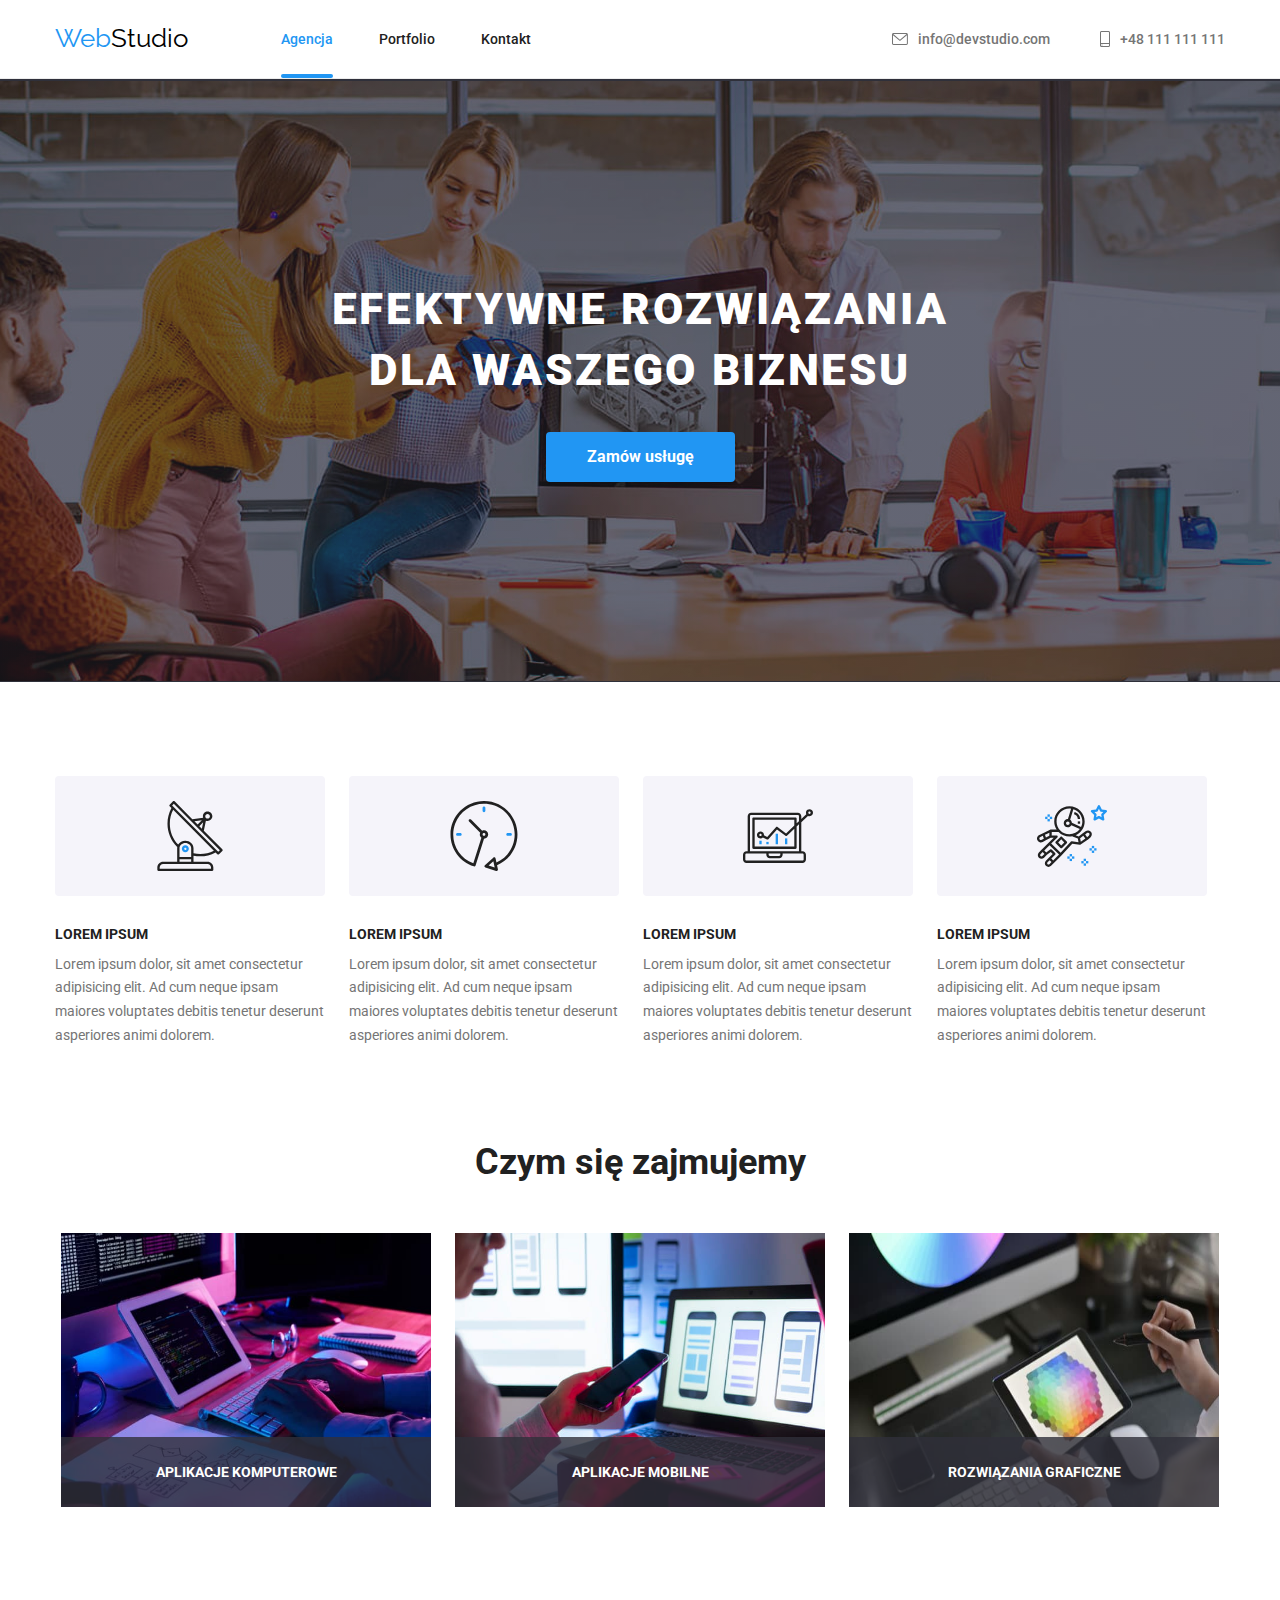
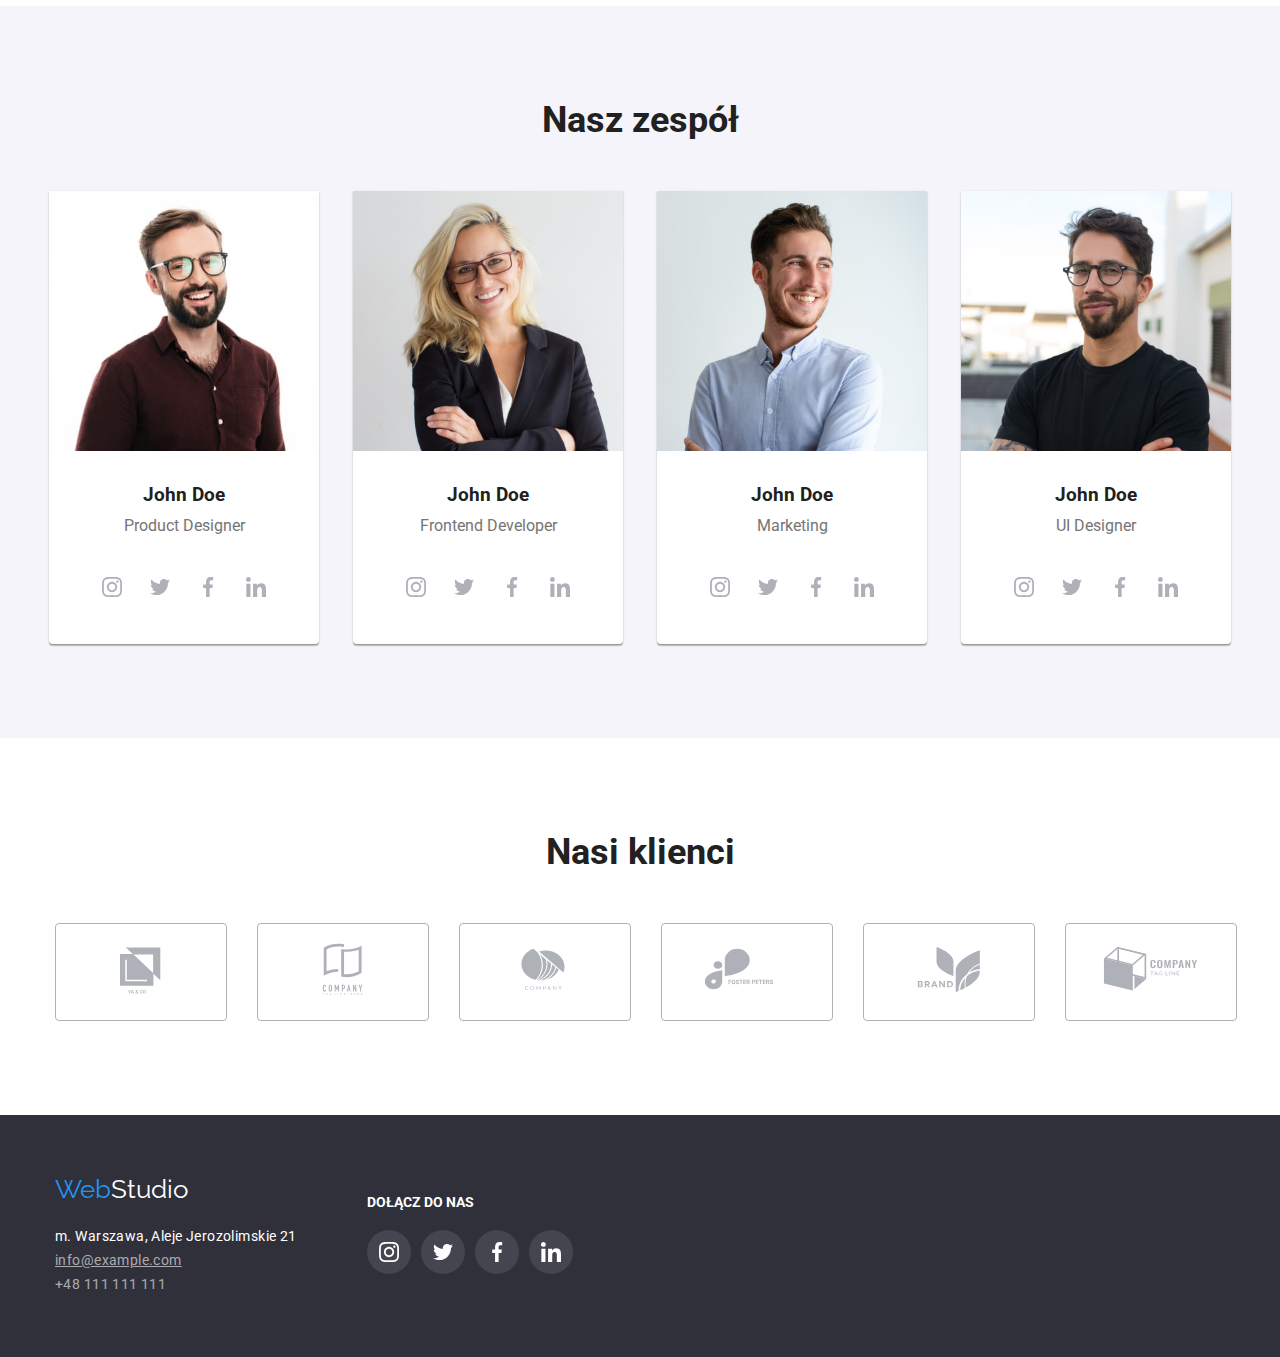
<file: index.html>
<!DOCTYPE html>
<html lang="pl">
  <head>
    <meta charset="UTF-8" />
    <meta http-equiv="X-UA-Compatible" content="IE=edge" />
    <meta name="viewport" content="width=device-width, initial-scale=1.0" />
    <link
      rel="stylesheet"
      href="./css/modern-normalize.min.css"
    />
    <link href="css/style.css" rel="stylesheet" />
    <link rel="preconnect" href="https://fonts.googleapis.com" />
    <link rel="preconnect" href="https://fonts.gstatic.com" crossorigin />
    <link
      href="https://fonts.googleapis.com/css2?family=Raleway:wght@700&family=Roboto:wght@400;500;700;900&display=swap"
      rel="stylesheet"
    />
    <title>Main page</title>
  </head>
  <body>
    <!-- HEADER -->
    <header class="header-line">
      <div class="header container">
        <nav class="navigation">
          <a class="logo" href="index.html" title="Strona główna">
            <span class="brand-color-blue">Web</span>Studio</a>
          <ul class="menu__list list">
            <li class="menu__item">
              <a class="menu__link is-active" href="index.html">Agencja</a>
            </li>
            <li class="menu__item">
              <a class="menu__link" href="portfolio.html">Portfolio</a>
            </li>
            <li class="menu__item"><a class="menu__link" href="#">Kontakt</a></li>
          </ul>
        </nav>
        <ul class="contact__list">
          <li class="contact__item">
            <a href="mailto:info@devstudio.com" class="contact__link">
              <svg class="contact__icon" width="16" height="12">
                <use href="./images/icons.svg#icon-contact-envelope"></use>
              </svg>info@devstudio.com</a>
          </li>
          <li class="contact__item">
            <a href="tel:+48111111111" class="contact__link">
              <svg class="contact__icon" width="10" height="16">
                <use href="images/icons.svg#icon-contact-smartphone"></use>
              </svg>
              +48 111 111 111
            </a>
          </li>
        </ul>
      </div>
    </header>
    <!-- END HEADER -->
    <main>
      <!-- CENTRAL -->
      <section class="central section">
        <div class="central__content">
          <h1 class="central__title">Efektywne rozwiązania dla waszego biznesu</h1>
          <button type="button" class="central__btn" data-modal-open>Zamów usługę</button>
        </div>
      </section>
      <!-- END CENTRAL -->
      <!-- ADVANTAGES -->
      <section class="advantages section container">
        <ul class="advantages__list list">
          <li class="advantages__item">
            <div class="advantages__box">
              <svg width="70" height="70">
                <use href="images/icons.svg#icon-advantages-antenna"></use>
              </svg>
            </div>
            <h3 class="advantages__title">Lorem ipsum</h3>
            <p class="advantages__text">
              Lorem ipsum dolor, sit amet consectetur adipisicing elit. Ad cum neque ipsam maiores
              voluptates debitis tenetur deserunt asperiores animi dolorem.
            </p>
          </li>
          <li class="advantages__item">
            <div class="advantages__box">
              <svg width="70" height="70">
                <use href="images/icons.svg#icon-advantages-clock"></use>
              </svg>
            </div>
            <h3 class="advantages__title">Lorem ipsum</h3>
            <p class="advantages__text">
              Lorem ipsum dolor, sit amet consectetur adipisicing elit. Ad cum neque ipsam maiores
              voluptates debitis tenetur deserunt asperiores animi dolorem.
            </p>
          </li>
          <li class="advantages__item">
            <div class="advantages__box">
              <svg width="70" height="70">
                <use href="images/icons.svg#icon-advantages-diagram"></use>
              </svg>
            </div>
            <h3 class="advantages__title">Lorem ipsum</h3>
            <p class="advantages__text">
              Lorem ipsum dolor, sit amet consectetur adipisicing elit. Ad cum neque ipsam maiores
              voluptates debitis tenetur deserunt asperiores animi dolorem.
            </p>
          </li>
          <li class="advantages__item">
            <div class="advantages__box">
              <svg width="70" height="70">
                <use href="images/icons.svg#icon-advantages-astronaut"></use>
              </svg>
            </div>
            <h3 class="advantages__title">Lorem ipsum</h3>
            <p class="advantages__text">
              Lorem ipsum dolor, sit amet consectetur adipisicing elit. Ad cum neque ipsam maiores
              voluptates debitis tenetur deserunt asperiores animi dolorem.
            </p>
          </li>
        </ul>
      </section>
      <!-- END ADVANTAGES -->
      <!-- OFFER -->
      <section class="offer section container">
        <h2 class="studio__head">Czym się zajmujemy</h2>
        <ul class="offer__list list">
          <li class="offer__item">
            <img
              src="images/img1.jpg"
              width="370"
              height="274"
              alt="Computer"
              title="Computer"
            />
            <p class="offer__desc">Aplikacje komputerowe</p>
          </li>
          <li class="offer__item">
            <img
              src="images/img2.jpg"
              width="370"
              height="274"
              alt="Smartphone"
              title="Smartphone"
            />
            <p class="offer__desc">Aplikacje mobilne</p>
          </li>
          <li class="offer__item">
            <img
              src="images/img3.jpg"
              width="370"
              height="274"
              alt="Tablet"
              title="Tablet"
            />
            <p class="offer__desc">Rozwiązania graficzne</p>
          </li>
        </ul>
      </section>
      <!-- END OFFER -->
      <!-- TEAM -->
      <section class="team section">
        <h2 class="studio__head">Nasz zespół</h2>
        <ul class="team__list list">
          <li class="team__item">
            <figure class="team__photo">
              <img src="images/img4.jpg" width="270" height="260" alt="John Doe" />
              <figcaption class="team__desc">
                <h3>John Doe</h3>
                <p class="team__desc-text">Product Designer</p>
                <div class="team__social__icons">
                  <a href="#" class="team__social-link" target="blank">
                    <svg class="team__social-icon" width="44" height="44">
                      <use href="images/icons.svg#icon-social-instagram"></use></svg></a>
                  <a href="#" class="team__social-link" target="blank">
                    <svg class="team__social-icon" width="44" height="44">
                      <use href="images/icons.svg#icon-social-twitter"></use></svg></a>
                  <a href="#" class="team__social-link" target="blank">
                    <svg class="team__social-icon" width="44" height="44">
                      <use href="images/icons.svg#icon-social-facebook"></use></svg></a>
                  <a href="#" class="team__social-link" target="blank">
                    <svg class="team__social-icon" width="44" height="44">
                      <use href="images/icons.svg#icon-social-linkedin"></use></svg></a>
                </div>
              </figcaption>
            </figure>
          </li>
          <li class="team__item">
            <figure class="team__photo">
              <img src="images/img5.jpg" width="270" height="260" alt="John Doe" />
              <figcaption class="team__desc">
                <h3>John Doe</h3>
                <p class="team__desc-text">Frontend Developer</p>
                <div class="team__social__icons">
                  <a href="#" class="team__social-link" target="blank">
                    <svg class="team__social-icon" width="44" height="44">
                      <use href="images/icons.svg#icon-social-instagram"></use></svg></a>
                  <a href="#" class="team__social-link" target="blank">
                    <svg class="team__social-icon" width="44" height="44">
                      <use href="images/icons.svg#icon-social-twitter"></use></svg></a>
                  <a href="#" class="team__social-link" target="blank">
                    <svg class="team__social-icon" width="44" height="44">
                      <use href="images/icons.svg#icon-social-facebook"></use></svg></a>
                  <a href="#" class="team__social-link" target="blank">
                    <svg class="team__social-icon" width="44" height="44">
                      <use href="images/icons.svg#icon-social-linkedin"></use></svg></a>
                </div>
              </figcaption>
            </figure>
          </li>
          <li class="team__item">
            <figure class="team__photo">
              <img src="images/img6.jpg" width="270" height="260" alt="John Doe" />
              <figcaption class="team__desc">
                <h3>John Doe</h3>
                <p class="team__desc-text">Marketing</p>
                <div class="team__social__icons">
                  <a href="#" class="team__social-link" target="blank">
                    <svg class="team__social-icon" width="44" height="44">
                      <use href="images/icons.svg#icon-social-instagram"></use></svg></a>
                  <a href="#" class="team__social-link" target="blank">
                    <svg class="team__social-icon" width="44" height="44">
                      <use href="images/icons.svg#icon-social-twitter"></use></svg></a>
                  <a href="#" class="team__social-link" target="blank">
                    <svg class="team__social-icon" width="44" height="44">
                      <use href="images/icons.svg#icon-social-facebook"></use></svg></a>
                  <a href="#" class="team__social-link" target="blank">
                    <svg class="team__social-icon" width="44" height="44">
                      <use href="images/icons.svg#icon-social-linkedin"></use></svg></a>
                </div>
              </figcaption>
            </figure>
          </li>
          <li class="team__item">
            <figure class="team__photo">
              <img src="images/img7.jpg" width="270" height="260" alt="John Doe" />
              <figcaption class="team__desc">
                <h3>John Doe</h3>
                <p class="team__desc-text">UI Designer</p>
                <div class="team__social__icons">
                  <a href="#" class="team__social-link" target="blank">
                    <svg class="team__social-icon" width="44" height="44">
                      <use href="images/icons.svg#icon-social-instagram"></use></svg></a>
                  <a href="#" class="team__social-link" target="blank">
                    <svg class="team__social-icon" width="44" height="44">
                      <use href="images/icons.svg#icon-social-twitter"></use></svg></a>
                  <a href="#" class="team__social-link" target="blank">
                    <svg class="team__social-icon" width="44" height="44">
                      <use href="images/icons.svg#icon-social-facebook"></use></svg></a>
                  <a href="#" class="team__social-link" target="blank">
                    <svg class="team__social-icon" width="44" height="44">
                      <use href="images/icons.svg#icon-social-linkedin"></use></svg></a>
                </div>
              </figcaption>
            </figure>
          </li>
        </ul>
      </section>
      <!-- END TEAM -->
      <!-- CUSTOMERS -->
      <section class="clients section container">
        <h2 class="studio__head">Nasi klienci</h2>
        <ul class="clients__list list">
          <li class="clients__item">
            <a href="#" class="clients__link" target="_blank">
              <svg class="clients__icon" width="106" height="60">
                <use href="./images/icons.svg#icon-clients-company-1"></use>
              </svg>
            </a>  
          </li>
          <li class="clients__item">
            <a href="#" class="clients__link" target="_blank">
              <svg class="clients__icon" width="106" height="60">
                <use href="./images/icons.svg#icon-clients-company-2"></use>
              </svg>
            </a>
          </li>
          <li class="clients__item">
            <a href="#" class="clients__link" target="_blank">
              <svg class="clients__icon" width="106" height="60">
                <use href="./images/icons.svg#icon-clients-company-3"></use>
              </svg>
            </a>
          </li>
          <li class="clients__item">
            <a href="#" class="clients__link" target="_blank">
              <svg class="clients__icon" width="106" height="60">
                <use href="./images/icons.svg#icon-clients-company-4"></use>
              </svg>
            </a>
          </li>
          <li class="clients__item">
            <a href="#" class="clients__link" target="_blank">
              <svg class="clients__icon" width="106" height="60">
                <use href="./images/icons.svg#icon-clients-company-5"></use>
              </svg>
            </a>
          </li>
          <li class="clients__item">
            <a href="#" class="clients__link" target="_blank">
              <svg class="clients__icon" width="106" height="60">
                <use href="./images/icons.svg#icon-clients-company-6"></use>
              </svg>
            </a>
          </li>
        </ul>
      </section>
      <!-- END CUSTOMERS -->
    </main>
      <!-- FOOTER -->
    <footer class="footer">
      <div class="footer-content container">
        <div class="footer-address">
          <a class="logo" href="index.html" title="Strona główna"
            ><span class="brand-color-blue">Web</span>Studio</a
          >
          <address>
            <ul class="address__list list">
              <li class="address__item">m. Warszawa, Aleje Jerozolimskie 21</li>
              <li class="address__item">
                <a href="mailto:info@example.com" class="address__link"
                  ><span>info@example.com</span></a
                >
              </li>
              <li class="address__item">
                <a href="tel:+48111111111" class="address__link">+48 111 111 111</a>
              </li>
            </ul>
          </address>
        </div>
        <div class="footer-social">
          <p>Dołącz do nas</p>
          <ul class="footer-social__list list">
            <li class="footer-social-item">
              <a href="#" class="footer-social-link" target="blank">
              <svg class="footer-social__icon" width="44" height="44">
                  <use href="images/icons.svg#icon-social-instagram"></use></svg>
              </a>
            </li>
            <li class="footer-social-item">
              <a href="#" class="footer-social-link" target="blank">
                <svg class="footer-social__icon" width="44" height="44">
                  <use href="images/icons.svg#icon-social-twitter"></use></svg>
              </a>
            </li>
            <li class="footer-social-item">
              <a href="#" class="footer-social-link" target="blank">
                <svg class="footer-social__icon" width="44" height="44">
                  <use href="images/icons.svg#icon-social-facebook"></use></svg>
              </a>
            </li>
            <li class="footer-social-item">
              <a href="#" class="footer-social-link" target="blank">
                <svg class="footer-social__icon" width="44" height="44">
                  <use href="images/icons.svg#icon-social-linkedin"></use></svg>
              </a>
            </li>
          </ul>
        </div>
      </div>  
    </footer>
    <!-- END FOOTER -->
    <!-- MODAL WINDOW -->
    <div class="backdrop is-hidden" data-modal>
      <div class="modal">
        <button class="modal__btn--close" data-modal-close>&times;</button>
      </div>
    </div>
    <script src="./js/modal.js"></script>
    <!-- END MODAL WINDOW -->
  </body>
</html>
</file>
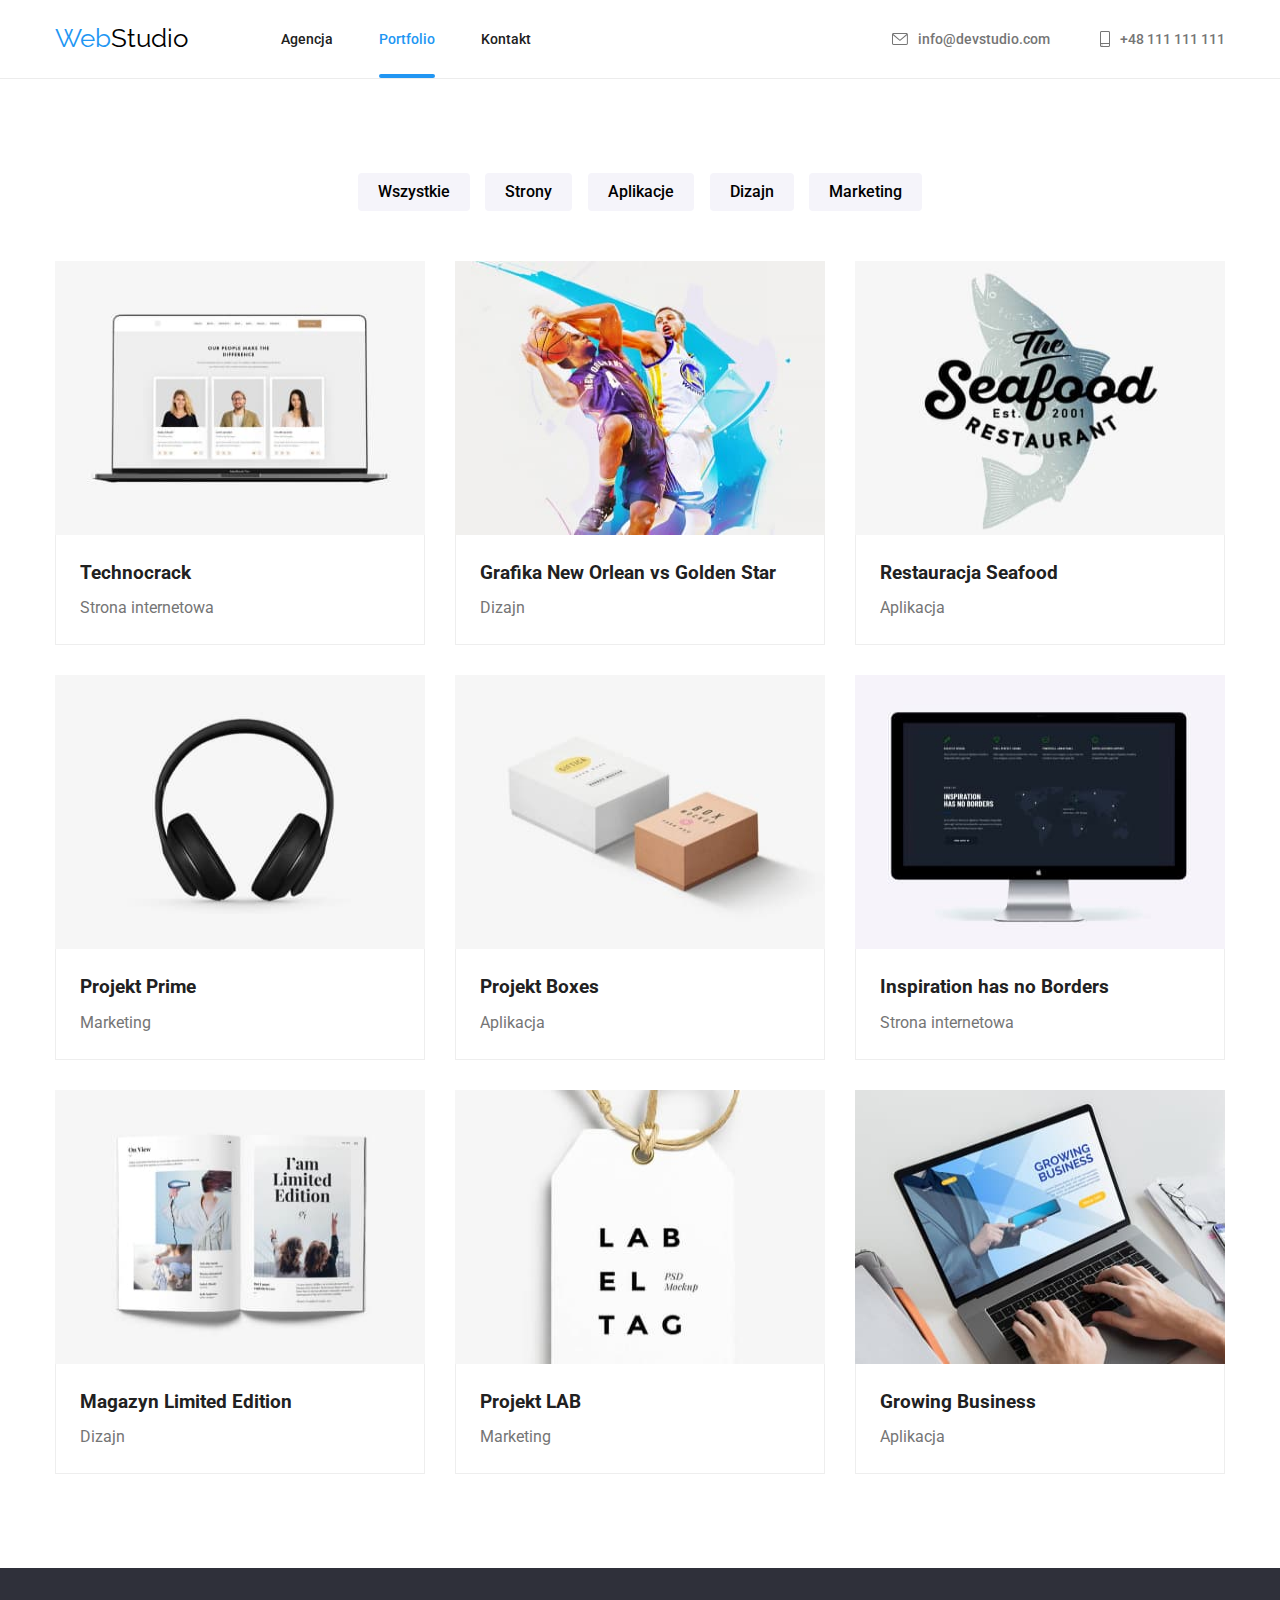
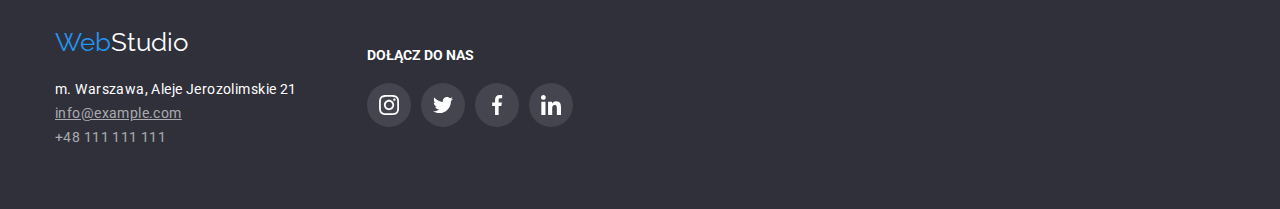
<file: portfolio.html>
<!DOCTYPE html>
<html lang="pl">
  <head>
    <meta charset="UTF-8" />
    <meta http-equiv="X-UA-Compatible" content="IE=edge" />
    <meta name="viewport" content="width=device-width, initial-scale=1.0" />
    <link
      rel="stylesheet"
      href="./css/modern-normalize.min.css"
    />
    <link href="css/style.css" rel="stylesheet" />
    <link rel="preconnect" href="https://fonts.googleapis.com" />
    <link rel="preconnect" href="https://fonts.gstatic.com" crossorigin />
    <link
      href="https://fonts.googleapis.com/css2?family=Raleway:wght@700&family=Roboto:wght@400;500;700;900&display=swap"
      rel="stylesheet"
    />
    <title>Portfolio page</title>
  </head>
  <body>
    <header class="header-line">
      <div class="header container">
        <nav class="navigation">
          <a class="logo" href="index.html" title="Strona główna">
            <span class="brand-color-blue">Web</span>Studio</a>
          <ul class="menu__list list">
            <li class="menu__item">
              <a class="menu__link" href="index.html">Agencja</a>
            </li>
            <li class="menu__item">
              <a class="menu__link is-active" href="portfolio.html">Portfolio</a>
            </li>
            <li class="menu__item"><a class="menu__link" href="#">Kontakt</a></li>
          </ul>
        </nav>
        <ul class="contact__list">
          <li class="contact__item">
            <a href="mailto:info@devstudio.com" class="contact__link">
              <svg class="contact__icon" width="16" height="12">
                <use href="./images/icons.svg#icon-contact-envelope"></use>
              </svg><span>info@devstudio.com</span></a>
          </li>
          <li class="contact__item">
            <a href="tel:+48111111111" class="contact__link">
              <svg class="contact__icon" width="10" height="16">
                <use href="images/icons.svg#icon-contact-smartphone"></use>
              </svg>
              <span>+48 111 111 111</span>
            </a>
          </li>
        </ul>
      </div>
    </header>
    <main class="container">
      <!-- SUBMENU -->
      <section class="submenu__list section">
        <ul>
          <li class="submenu__item">
            <button type="button" class="btn">Wszystkie</button>
          </li>
          <li class="submenu__item">
            <button type="button" class="btn">Strony</button>
          </li>
          <li class="submenu__item">
            <button type="button" class="btn">Aplikacje</button>
          </li>
          <li class="submenu__item">
            <button type="button" class="btn">Dizajn</button>
          </li>
          <li class="submenu__item">
            <button type="button" class="btn">Marketing</button>
          </li>
        </ul>
      </section>
      <!-- SUBMENU -->
      <!-- PROJECTS -->
      <section class="projects">
        <ul class="projects__list list">
          <li class="projects__item">
            <figure>
              <div class="projects__photo">
                <img src="images/portfolio1.jpg" width="370" height="274" alt="Technocrack" />
                <div class="projects__photo--overlay">
                  <p>
                    Technocrack jest popularną platformą wykorzystywaną do rozpowszechniania
                    koronawirusa. Firmy wykorzystują tę platformę do celów szpiegowskich i ataków na
                    niezabezpieczone serwery konkurencji.
                  </p>
                </div>
              </div>    
              <figcaption class="projects__desc">
                <h3>Technocrack</h3>
                <p>Strona internetowa</p>
              </figcaption>
            </figure>
          </li>
          <li class="projects__item">
            <figure>
              <div class="projects__photo">
                <img src="images/portfolio2.jpg" width="370" height="274" alt="Grafika New Orlean vs Golden Star" />
                <div class="projects__photo--overlay">
                  <p>
                    Lorem ipsum, dolor sit amet consectetur adipisicing elit. Consectetur reiciendis
                    omnis cupiditate nihil iure laudantium sit ad modi beatae. Alias libero corporis
                    sequi deleniti molestias vitae nemo repellat aspernatur numquam.
                  </p>
                </div>
              </div>  
              <figcaption class="projects__desc">
                <h3>Grafika New Orlean vs Golden Star</h3>
                <p>Dizajn</p>
              </figcaption>
            </figure>
          </li>
          <li class="projects__item">
            <figure>
              <div class="projects__photo">
                <img src="images/portfolio3.jpg" width="370" height="274" alt="Restauracja Seafood" />
                <div class="projects__photo--overlay">
                  <p>
                    Lorem ipsum dolor sit amet consectetur adipisicing elit. Excepturi tenetur ipsa
                    adipisci.
                  </p>
                </div>
              </div>                 
              <figcaption class="projects__desc">
                <h3>Restauracja Seafood</h3>
                <p>Aplikacja</p>
              </figcaption>
            </figure>
          </li>
          <li class="projects__item">
            <figure>
              <div class="projects__photo">
                <img src="images/portfolio4.jpg" width="370" height="274" alt="Projekt Prime" />
                <div class="projects__photo--overlay">
                  <p>
                    Lorem ipsum dolor sit amet, consectetur adipisicing elit. Ipsam quis nisi sunt
                    odio aut. Praesentium natus pariatur. Lorem ipsum dolor sit amet.
                  </p>
                </div>
              </div> 
              <figcaption class="projects__desc">
                <h3>Projekt Prime</h3>
                <p>Marketing</p>
              </figcaption>
            </figure>
          </li>
          <li class="projects__item">
            <figure>
              <div class="projects__photo">
                <img src="images/portfolio5.jpg" width="370" height="274" alt="Projekt Boxes" />
                <div class="projects__photo--overlay">
                  <p>
                    Lorem ipsum dolor sit amet consectetur adipisicing elit. Expedita explicabo
                    repellat quo adipisci illum quaerat hic excepturi, possimus in ex! Lorem ipsum
                    dolor sit amet consectetur adipisicing elit.
                  </p>
                </div>
              </div> 
              <figcaption class="projects__desc">
                <h3>Projekt Boxes</h3>
                <p>Aplikacja</p>
              </figcaption>
            </figure>
          </li>
          <li class="projects__item">
            <figure>
              <div class="projects__photo">
                <img src="images/portfolio6.jpg" width="370" height="274" alt="Inspiration has no Borders" />
                <div class="projects__photo--overlay">
                  <p>
                    Lorem ipsum dolor sit amet consectetur adipisicing elit. Omnis veniam repellat
                    natus, quis eos blanditiis. Voluptatibus voluptate aspernatur repellat maiores
                    accusantium tenetur itaque asperiores ea reiciendis, nam sapiente officiis
                    optio!
                  </p>
                </div>
              </div> 
              <figcaption class="projects__desc">
                <h3>Inspiration has no Borders</h3>
                <p>Strona internetowa</p>
              </figcaption>
            </figure>
          </li>
          <li class="projects__item">
            <figure>
              <div class="projects__photo">
                <img src="images/portfolio7.jpg" width="370" height="274" alt="Magazyn Limited Edition" />
                <div class="projects__photo--overlay">
                  <p>
                    Lorem ipsum dolor sit amet, consectetur adipisicing elit. Nobis hic ipsum et,
                    necessitatibus assumenda doloribus qui voluptatum. Corporis saepe dolorem eaque
                    eius!
                  </p>
                </div>
              </div> 
              <figcaption class="projects__desc">
                <h3>Magazyn Limited Edition</h3>
                <p>Dizajn</p>
              </figcaption>
            </figure>
          </li>
          <li class="projects__item">
            <figure>
              <div class="projects__photo">
                <img src="images/portfolio8.jpg" width="370" height="274" alt="Projekt LAB" />
                <div class="projects__photo--overlay">
                  <p>
                    Lorem, ipsum dolor sit amet consectetur adipisicing elit. Nisi quidem laboriosam
                    quo corrupti possimus inventore incidunt commodi enim iste magnam repellendus
                    rerum quis in, temporibus vitae.
                  </p>
                </div>
              </div> 
              <figcaption class="projects__desc">
                <h3>Projekt LAB</h3>
                <p>Marketing</p>
              </figcaption>
            </figure>
          </li>
          <li class="projects__item">
            <figure>
              <div class="projects__photo">
                <img src="images/portfolio9.jpg" width="370" height="274" alt="Growing Business" />
                <div class="projects__photo--overlay">
                  <p>
                    Lorem ipsum dolor sit amet consectetur adipisicing elit. Ratione aliquam
                    voluptas sit accusamus? Repudiandae voluptas error ipsa aperiam molestias
                    quaerat harum provident. Vitae, explicabo dolor.
                  </p>
                </div>
              </div>
              <figcaption class="projects__desc">
                <h3>Growing Business</h3>
                <p>Aplikacja</p>
              </figcaption>
            </figure>
          </li>
        </ul>
      </section>
      <!-- PROJECTS -->
    </main>
    <footer class="footer">
      <div class="footer-content container">
        <div class="footer-address">
          <a class="logo" href="index.html" title="Strona główna"
            ><span class="brand-color-blue">Web</span>Studio</a
          >
          <address>
            <ul class="address__list list">
              <li class="address__item">m. Warszawa, Aleje Jerozolimskie 21</li>
              <li class="address__item">
                <a href="mailto:info@example.com" class="address__link"
                  ><span>info@example.com</span></a
                >
              </li>
              <li class="address__item">
                <a href="tel:+48111111111" class="address__link">+48 111 111 111</a>
              </li>
            </ul>
          </address>
        </div>
        <div class="footer-social">
          <p>Dołącz do nas</p>
          <ul class="footer-social__list list">
            <li class="footer-social-item">
              <a href="#" class="footer-social-link" target="blank">
              <svg class="footer-social__icon" width="44" height="44">
                  <use href="images/icons.svg#icon-social-instagram"></use></svg>
              </a>
            </li>
            <li class="footer-social-item">
              <a href="#" class="footer-social-link" target="blank">
                <svg class="footer-social__icon" width="44" height="44">
                  <use href="images/icons.svg#icon-social-twitter"></use></svg>
              </a>
            </li>
            <li class="footer-social-item">
              <a href="#" class="footer-social-link" target="blank">
                <svg class="footer-social__icon" width="44" height="44">
                  <use href="images/icons.svg#icon-social-facebook"></use></svg>
              </a>
            </li>
            <li class="footer-social-item">
              <a href="#" class="footer-social-link" target="blank">
                <svg class="footer-social__icon" width="44" height="44">
                  <use href="images/icons.svg#icon-social-linkedin"></use></svg>
              </a>
            </li>
          </ul>
        </div>
      </div>  
    </footer>
  </body>
</html>
</file>
<file: css/style.css>
/* BRAND COLORS */

:root {
--brand-color-black: #212121;
--brand-color-grey: #757575;
--brand-color-white: #fff;
--brand-color-blue: #2196f3;
--brand-color-dark: #2f303a;
--brand-color-lightgrey: #afb1b8;
--border-radius-default: 4px;
}

/* GLOBAL STYLES */

* {
margin: 0;
padding: 0;
}

body {
background-color: var(--brand-color-white);
font-family: 'Roboto', sans-serif;
color: var(--brand-color-black);
}

.container {
width: 100%;
max-width: 1200px;
margin: auto;
padding: 0 15px;
}

.header {
padding-top: 24px;
padding-bottom: 24px;
display: flex;
justify-content: space-between;
align-items: center;
}

.header-line {
border-bottom: #ececec solid 1px;
}

.navigation {
display: flex;
}

.footer {
padding-top: 60px;
padding-bottom: 60px;
background-color: var(--brand-color-dark);
}

.section {
padding-bottom: 94px;
}

.list {
list-style-type: none;
}

.studio__head {
font-size: 36px;
margin: 0;
margin-bottom: 50px;
padding: 0;
}

/* LOGO */
.logo {
font-family: 'Raleway', sans-serif;
font-size: 26px;
color: #000;
text-decoration: none;
margin-right: 93px;
}

.brand-color-blue {
color: var(--brand-color-blue);
}

/* NAVIGATION */

.menu__list {
display: flex;
align-items: center;
flex-wrap: wrap;
}

.menu__item {
margin-right: 46px;
display: inline;
}

.menu__item:last-child {
margin-right: 0;
}

.menu__link {
text-decoration: none;
font-size: 14px;
font-weight: 500;
color: var(--brand-color-black);
transition-property: color;
transition-duration: 250ms;
transition-timing-function: cubic-bezier(0.4, 0, 0.2, 1);
}

.menu__link:hover,
.menu__link:focus,
.menu__link:active {
color: var(--brand-color-blue);
}

.is-active {
position: relative;
color: var(--brand-color-blue);
}

.is-active::after {
content: '';
position: absolute;
display: block;
top: 43px;
width: 100%;
height: 4px;
background-color: var(--brand-color-blue);
border-radius: 2px;
}

/* CONTACT */

.contact__list {
display: flex;
align-items: center;
}
.contact__item {
display: inline;
margin-right: 50px;
}

.contact__item:last-child {
margin-right: 0;
}

.contact__link {
color: var(--brand-color-grey);
fill: var(--brand-color-grey);
text-decoration: none;
font-size: 14px;
font-weight: 500;
transition-property: color, fill;
transition-duration: 250ms;
transition-timing-function: cubic-bezier(0.4, 0, 0.2, 1);
}

.contact__link:hover,
.contact__link:focus,
.contact__link:active {
color: var(--brand-color-blue);
fill: var(--brand-color-blue);
}

.contact__link {
display: flex;
align-items: center;
}

.contact__icon {
margin-right: 10px;
}

/* CENTRAL */

.central {
background-color: var(--brand-color-dark);
background-image: linear-gradient(rgba(47, 48, 58, 0.4), rgba(47, 48, 58, 0.4)),
url(../images/hero-underlay.jpg);
background-position: center;
background-repeat: no-repeat;
padding-top: 200px;
padding-bottom: 200px;
display: flex;
justify-content: center;
align-items: center;
}

.central__content {
text-align: center;
width: 700px;
}

.central__title {
color: var(--brand-color-white);
text-transform: uppercase;
font-size: 44px;
font-weight: 900;
line-height: 1.4em;
letter-spacing: 0.06em;
margin-bottom: 30px;
}

.central__btn {
color: var(--brand-color-white);
background-color: var(--brand-color-blue);
border: none;
border-radius: var(--border-radius-default);
font-size: 16px;
font-weight: 700;
line-height: 1.9em;
padding: 10px 41px;
cursor: pointer;
box-shadow: 0px 4px 4px rgba(0, 0, 0, 0.15);
transition-property: background-color, color;
transition-duration: 250ms;
transition-timing-function: cubic-bezier(0.4, 0, 0.2, 1);
}

.central__btn:hover,
.central__btn:focus,
.central__btn:active {
background-color: var(--brand-color-white);
color: var(--brand-color-blue);
}

/* ADVANTAGES */

.advantages {
padding-top: 94px;
padding-bottom: 94px;
}

.advantages__item {
max-width: 270px;
display: inline-block;
margin-right: 20px;
}

.advantages__item:last-child {
margin-right: 0;
}
.advantages__box {
background-color: #f5f4fa;
border-radius: var(--border-radius-default);
padding: 25px 100px;
display: flex;
justify-content: center;
align-items: center;
margin-bottom: 30px;
}

.advantages__title {
font-size: 14px;
text-transform: uppercase;
margin-bottom: 10px;
}

.advantages__text {
font-size: 14px;
line-height: 1.7em;
color: var(--brand-color-grey);
}

/* OFFER */

.offer {
text-align: center;
}

.offer__item {
display: inline-block;
margin-right: 20px;
position: relative;
}

.offer__item > img {
display: block;
}
.offer__item:last-child {
margin-right: 0;
}

.offer__desc {
background-color: rgba(47, 48, 58, 0.8);
color: var(--brand-color-white);
text-transform: uppercase;
font-size: 14px;
font-weight: 700;
padding: 27px 0;
width: 370px;
position: absolute;
bottom: 0;
}


/* TEAM */

.team {
text-align: center;
background-color: #f5f4fa;
padding-top: 94px;
padding-bottom: 94px;
margin-bottom: 0px;
}

.team__item {
background-color: var(--brand-color-white);
box-shadow: 0px 1px 3px rgba(0, 0, 0, 0.12), 0px 1px 1px rgba(0, 0, 0, 0.14),
0px 2px 1px rgba(0, 0, 0, 0.2);
border-radius: 0px 0px 4px 4px;
max-width: 270px;
display: inline-block;
margin-right: 30px;
}

.team__item:last-child {
margin-right: 0;
}

.team__desc-text {
color: var(--brand-color-grey);
margin-bottom: 30px;
}

.team__photo {
margin-bottom: 30px;
}

.team__desc {
padding-top: 30px;
}

.team__desc h3 {
margin-bottom: 10px;
}

.team__social-icon {
fill: var(--brand-color-lightgrey);
border-radius: 50%;
transition-property: fill, background-color, border-radius;
transition-duration: 250ms;
transition-timing-function: cubic-bezier(0.4, 0, 0.2, 1);
}

.team__social-icon:hover,
.team__social-icon:focus,
.team__social-icon:active {
fill: var(--brand-color-white);
background-color: var(--brand-color-blue);
border-radius: 50%;
}

/* CLIENTS */

.clients {
padding-top: 94px;
text-align: center; 
}

.clients__list {
display: flex;
}

.clients__item {
margin-right: 30px;
padding: 16px 32px;
border: 1px solid var(--brand-color-lightgrey);
border-radius: var(--border-radius-default);
display: flex;
justify-content: center;
align-items: center;

transition-property: border;
transition-duration: 250ms;
transition-timing-function: cubic-bezier(0.4, 0, 0.2, 1);
}

.clients__item:list-child {
margin-right: 0;
} 

.clients__item:hover {
border: 1px solid var(--brand-color-blue);
}
.clients__icon {
fill: var(--brand-color-lightgrey);
transition-property: fill;
transition-duration: 250ms;
transition-timing-function: cubic-bezier(0.4, 0, 0.2, 1);

}
.clients__item:hover .clients__icon {
fill: var(--brand-color-blue);
}

/* SUBMENU */

.submenu__list {
margin: auto;
width: 580px;
padding: 94px 0 50px 0;
}

.submenu__list > ul {
display: flex;
justify-content: space-around;
}

.submenu__item {
list-style-type: none;
}

.btn {
background-color: #f5f4fa;
min-height: 38px;
padding: 0px 20px;
font-size: 16px;
font-weight: 500;
border: none;
border-radius: 4px;
cursor: pointer;
transition-property: background-color, color, box-shadow;
transition-duration: 250ms;
transition-timing-function: cubic-bezier(0.4, 0, 0.2, 1);
}

.btn:hover,
.btn:focus,
.btn:active {
background-color: var(--brand-color-blue);
color: var(--brand-color-white);
box-shadow: 0px 3px 1px rgba(0, 0, 0, 0.1), 0px 1px 2px rgba(0, 0, 0, 0.08),
0px 2px 2px rgba(0, 0, 0, 0.12);
border-radius: 4px;
}

/* PROJECTS */

.projects__list {
padding-bottom: 94px;
display: flex;
flex-wrap: wrap;
justify-content: space-between;
row-gap: 30px;
column-gap: 20px;
}

.projects__item {
transition-property: box-shadow;
transition-duration: 250ms;
transition-timing-function: cubic-bezier(0.4, 0, 0.2, 1);
}

.projects__item:hover {
box-shadow: 0px 1px 1px rgba(0, 0, 0, 0.12), 0px 4px 4px rgba(0, 0, 0, 0.06),
1px 4px 6px rgba(0, 0, 0, 0.16);
}

.projects__photo {
position: relative;
width: 370px;
height: 274px;
overflow: hidden;
}

.projects__photo--overlay {
position: absolute;
top: 0;
left: 0;
width: 100%;
height: 100%;
display: flex;
align-items: center;
background-color: rgba(33, 150, 243, 0.9);
transform: translateY(100%);
transition-property: transform;
transition-duration: 250ms;
transition-timing-function: ease;
}

.projects__item:hover .projects__photo--overlay {
transform: translateY(0);
}

.projects__photo--overlay > p {
color: var(--brand-color-white);
font-size: 18px;
line-height: 1.6;
margin-left: 24px;
margin-right: 24px;
}

.projects__photo > img {
vertical-align: middle;
}

.projects__desc {
border-left: 1px solid #eee;
border-right: 1px solid #eee;
border-bottom: 1px solid #eee;
padding: 20px 24px;
}

.projects__desc > h3 {
line-height: 2em;
}

.projects__desc > p {
color: var(--brand-color-grey);
line-height: 2em;
}

/* FOOTER */

.footer-content {
  display: flex;
  flex-direction: row;
  align-items: center;
}  

.footer .logo {
font-family: 'Raleway', sans-serif;
font-size: 26px;
color: var(--brand-color-white);
}

.address__list {
padding-left: 0px;
padding-top: 20px;
}

.address__item {
color: var(--brand-color-white);
font-size: 14px;
font-style: normal;
line-height: 1.7em;
letter-spacing: 0.03em;
}

.address__link {
color: rgba(255, 255, 255, 0.6);
text-decoration: none;
transition-property: color;
transition-duration: 250ms;
transition-timing-function: cubic-bezier(0.4, 0, 0.2, 1);
}

.address__link:hover,
.address__link:focus,
.address__link:active {
color: var(--brand-color-white);
}

.address__item span {
text-decoration: underline;
}
.footer-social {
margin-left: 70px;
}

.footer-social > p {
color: var(--brand-color-white);
font-size: 14px;
font-weight: 700;
text-transform: uppercase;
margin-bottom: 20px;
}

.footer-social__list {
display: flex;
justify-content: space-between;
gap: 10px;
}

.footer-social__icon {
fill: var(--brand-color-white);
background-color: rgba(255, 255, 255, 0.1);
border-radius: 50%;
transition-property: background-color;
transition-duration: 250ms;
transition-timing-function: cubic-bezier(0.4, 0, 0.2, 1);
}

.footer-social__icon:hover,
.footer-social__icon:focus,
.footer-social__icon:active {
background-color: var(--brand-color-blue);
}

/* MODAL WINDOW */

.is-hidden {
visibility: hidden;
pointer-events: none;
opacity: 0;
}

.backdrop {
position: fixed;
left: 0;
top: 0;
width: 100%;
height: 100%;
background-color: rgba(0, 0, 0, 0.5);
}

.modal {
position: absolute;
top: 50%;
left: 50%;
width: 528px;
min-height: 581px;
background-color: var(--brand-color-white);
box-shadow: 0px 1px 3px rgba(0, 0, 0, 0.12), 0px 1px 1px rgba(0, 0, 0, 0.14),
  0px 2px 1px rgba(0, 0, 0, 0.2);
border-radius: 4px;
/* modal animation below */
transform: translate(-50%, -50%) scale(1);
transition-property: transform;
transition-duration: 1s;
transition-timing-function: ease;
}

.backdrop.is-hidden .modal {
transform: translate(-50%, -50%) scale(0.4);
}

.modal__btn--close {
position: absolute;
top: 8px;
right: 8px;
width: 30px;
height: 30px;
border: 1px solid rgba(0, 0, 0, 0.1);
background-color: var(--brand-color-white);
border-radius: 50%;
cursor: pointer;
}
</file>
